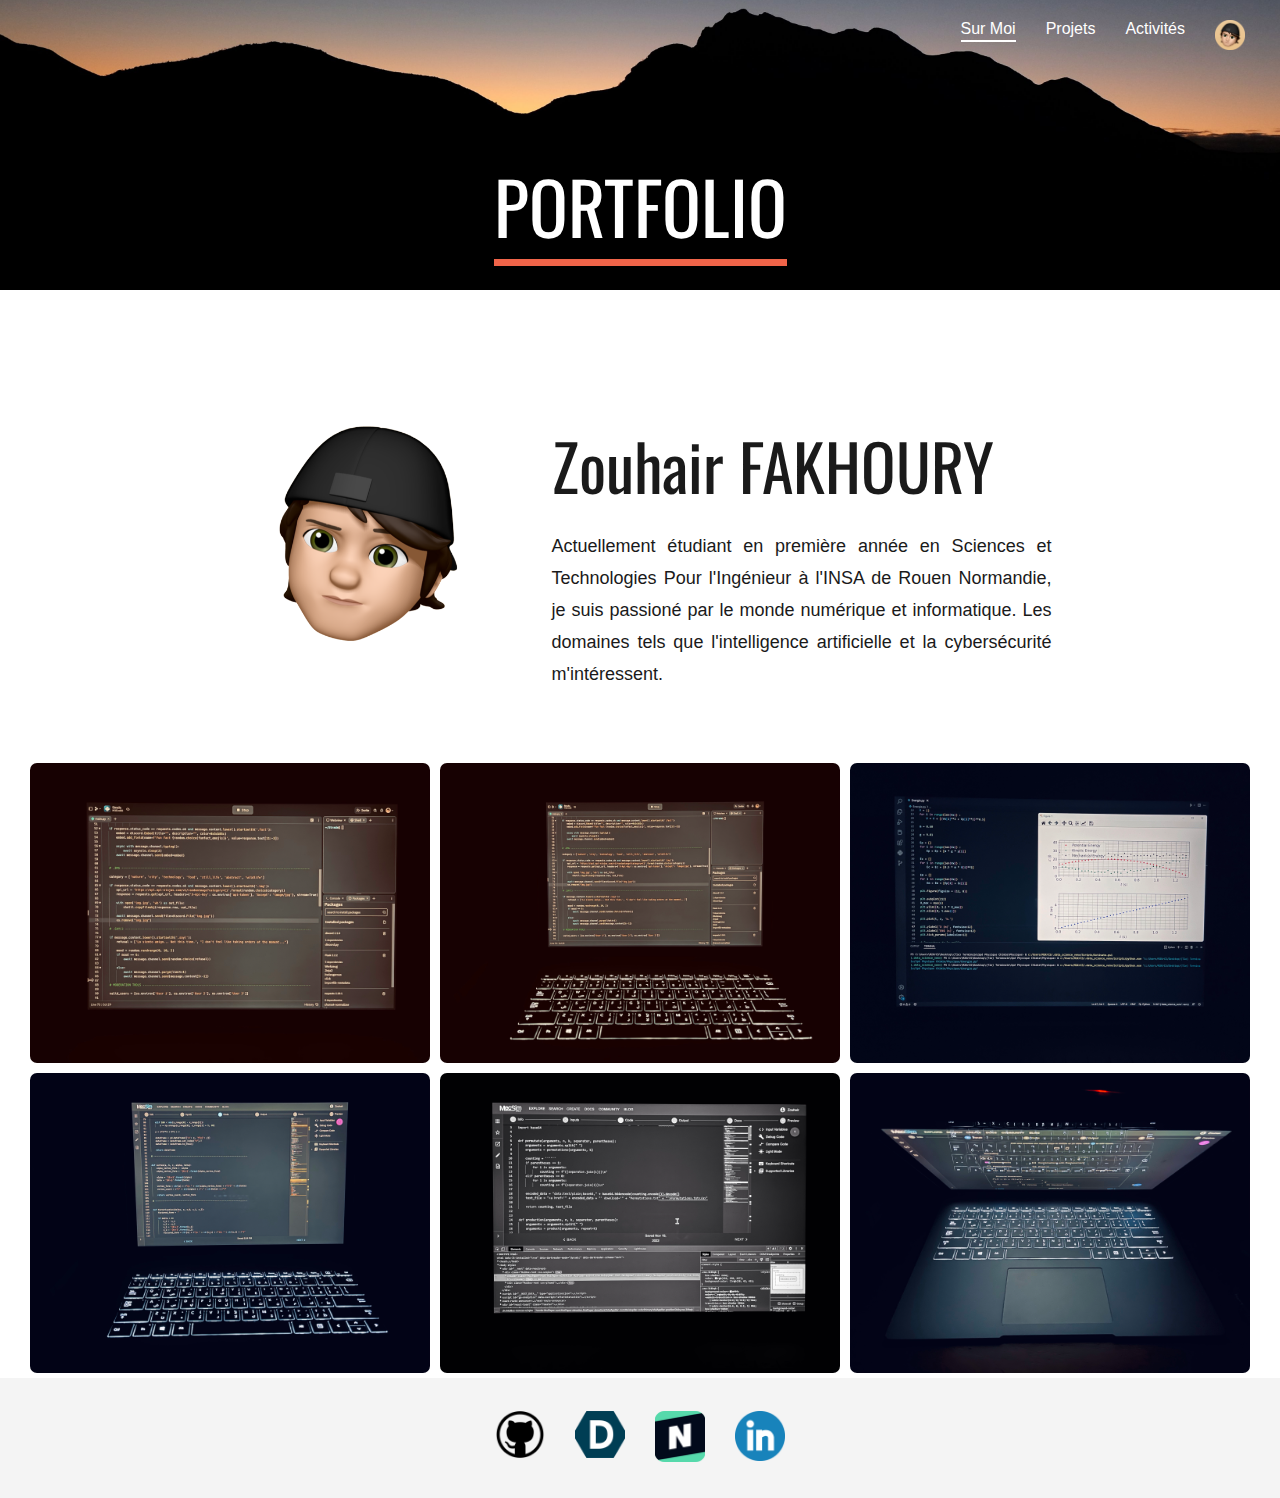
<file: index.html>
<!DOCTYPE html>
<html>

<head>
    <meta charset="UTF-8">
    <title>Mon Portfolio</title>
    <link rel="icon" type="image/x-icon" href="images/profile-picture.png">
    <link rel="stylesheet" href="index.css">
    <link href='https://fonts.googleapis.com/css?family=Oswald' rel='stylesheet'>
</head>

<body>
    <header>
        <nav>
            <ul>
                <li><a href="index.html">Sur Moi</a></li>
                <li><a href="projects.html">Projets</a></li>
                <li><a href="activities.html">Activités</a></li>
                <li><img src="images/profile-picture.png" alt="profile-picture" width="30px"></li>
            </ul>
        </nav>
        <div class="heading">
            <h1>PORTFOLIO</h1>
        </div>
    </header>
    <main>
        <section id="about-me">
            <div class="profile-picture">
                <img src="images/profile-picture-transparent.png" alt="Profile picture" width="275px">
            </div>
            <div class="bio">
                <h2>Zouhair FAKHOURY</h2>
                <p>Actuellement étudiant en première année en Sciences et Technologies Pour l'Ingénieur à l'INSA de Rouen Normandie, je suis passioné par le monde numérique et informatique. Les domaines tels que l'intelligence artificielle et la cybersécurité m'intéressent.
                </p>
            </div>
        </section>
        <section id="image-gallery">
            <img src="images/IMG_4827.JPEG" alt="Project 1">
            <img src="images/IMG_4828.JPEG" alt="Project 2">
            <img src="images/IMG_4835.JPEG" alt="Project 6">
            <img src="images/IMG_4830.JPEG" alt="Project 3">
            <img src="images/IMG_4832.JPEG" alt="Project 4">
            <img src="images/IMG_4836.JPEG" alt="Project 5">
        </section>
    </main>
    <footer>
        <nav>
            <ul>
                <li><a href="https://github.com"><img src="images/github.png" alt="GitHub icon" width="50px"></a></li>
                <li><a href="https://devpost.com"><img src="images/devpost.png" alt="Devpost icon" width="50px"></a>
                </li>
                <li><a href="https://www.nosdevoirs.fr"><img src="images/nosdevoirs.png" alt="Nosdevoirs icon" width="50px"></a></li>
                <li><a href="https://www.linkedin.com"><img src="images/linkedin.png" alt="LinkedIn icon" width="50px"></a></li>
            </ul>
        </nav>
    </footer>

    <script src="code.js"></script>

</body>

</html>
</file>
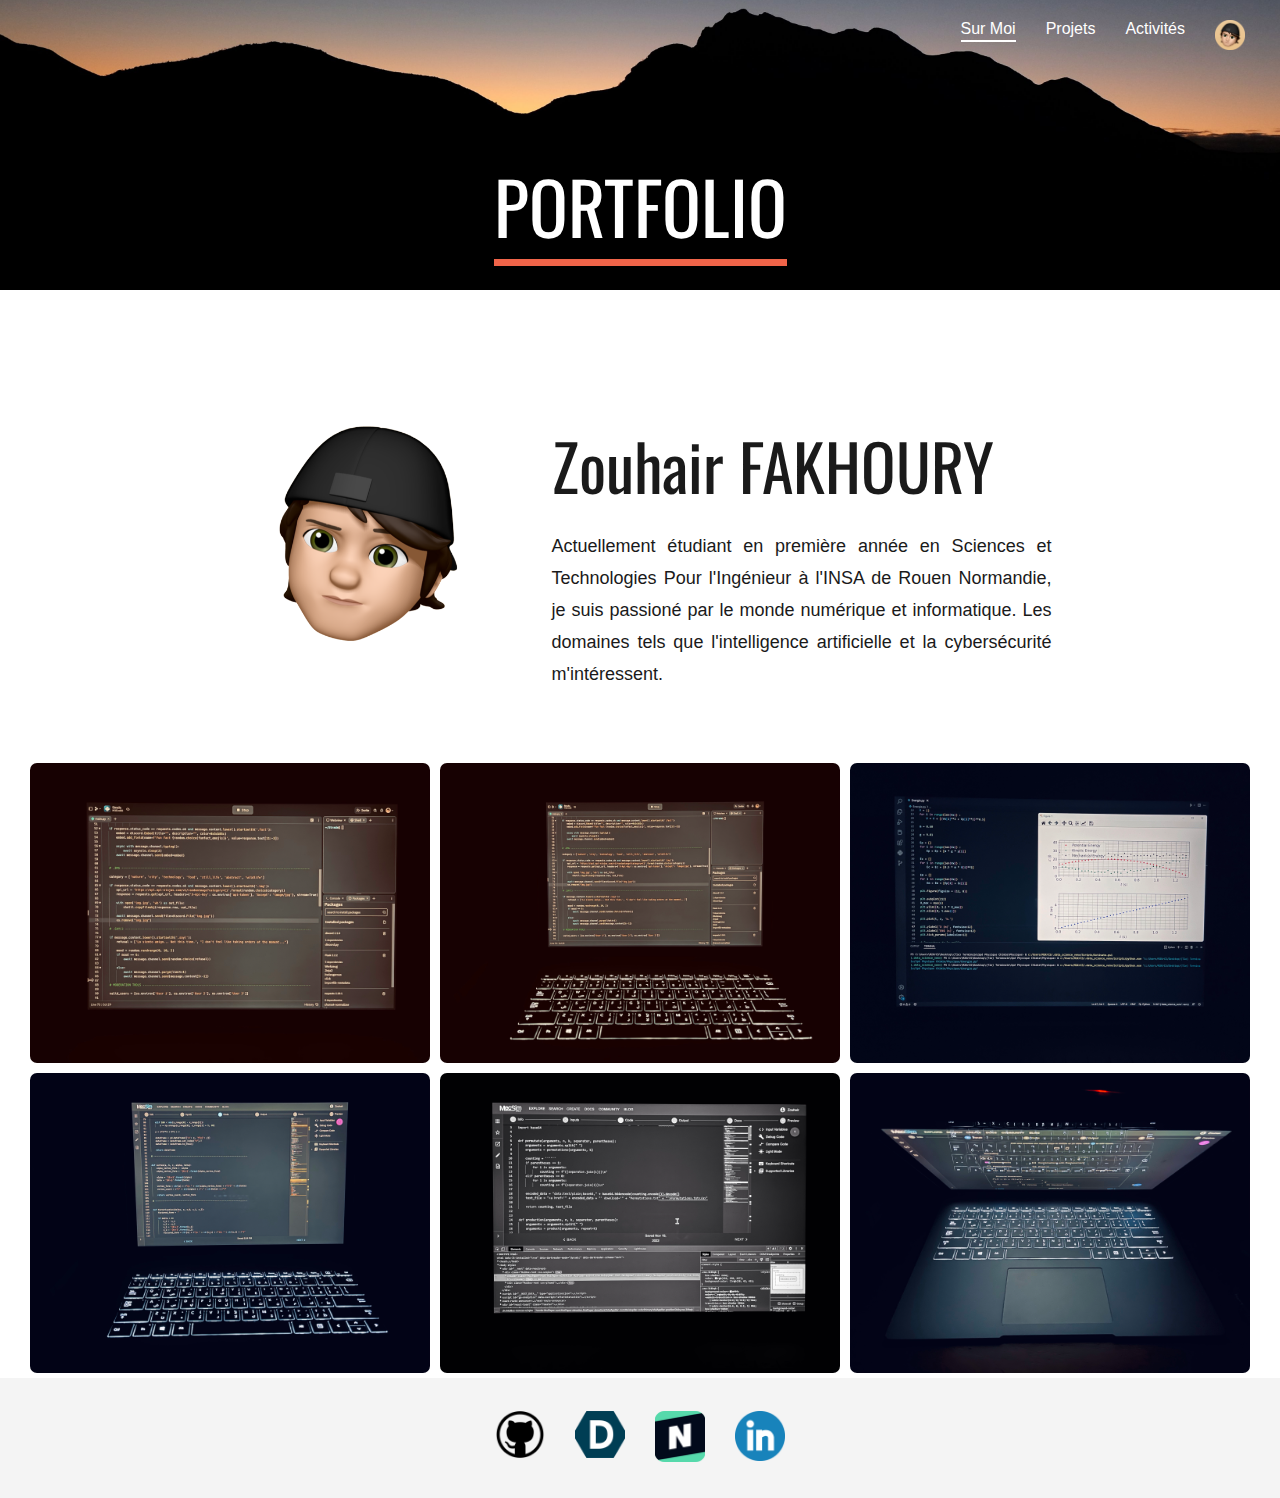
<file: about-me.html>
<!DOCTYPE html>
<html>

<head>
    <meta charset="UTF-8">
    <title>Mon Portfolio</title>
    <link rel="icon" type="image/x-icon" href="images/profile-picture.png">
    <link rel="stylesheet" href="about-me.css">
    <link href='https://fonts.googleapis.com/css?family=Oswald' rel='stylesheet'>
</head>

<body>
    <header>
        <nav>
            <ul>
                <li><a href="about-me.html">Sur Moi</a></li>
                <li><a href="projects.html">Projets</a></li>
                <li><a href="activities.html">Activités</a></li>
                <li><img src="images/profile-picture.png" alt="profile-picture" width="30px"></li>
            </ul>
        </nav>
        <div class="heading">
            <h1>PORTFOLIO</h1>
        </div>
    </header>
    <main>
        <section id="about-me">
            <div class="profile-picture">
                <img src="images/profile-picture-transparent.png" alt="Profile picture" width="275px">
            </div>
            <div class="bio">
                <h2>Zouhair FAKHOURY</h2>
                <p>Actuellement étudiant en première année en Sciences et Technologies Pour l'Ingénieur à l'INSA de Rouen Normandie, je suis passioné par le monde numérique et informatique. Les domaines tels que l'intelligence artificielle et la cybersécurité m'intéressent.
                </p>
            </div>
        </section>
        <section id="image-gallery">
            <img src="images/IMG_4827.JPEG" alt="Project 1">
            <img src="images/IMG_4828.JPEG" alt="Project 2">
            <img src="images/IMG_4835.JPEG" alt="Project 6">
            <img src="images/IMG_4830.JPEG" alt="Project 3">
            <img src="images/IMG_4832.JPEG" alt="Project 4">
            <img src="images/IMG_4836.JPEG" alt="Project 5">
        </section>
    </main>
    <footer>
        <nav>
            <ul>
                <li><a href="https://github.com"><img src="images/github.png" alt="GitHub icon" width="50px"></a></li>
                <li><a href="https://devpost.com"><img src="images/devpost.png" alt="Devpost icon" width="50px"></a>
                </li>
                <li><a href="https://www.nosdevoirs.fr"><img src="images/nosdevoirs.png" alt="Nosdevoirs icon" width="50px"></a></li>
                <li><a href="https://www.linkedin.com"><img src="images/linkedin.png" alt="LinkedIn icon" width="50px"></a></li>
            </ul>
        </nav>
    </footer>

    <script src="code.js"></script>

</body>

</html>
</file>
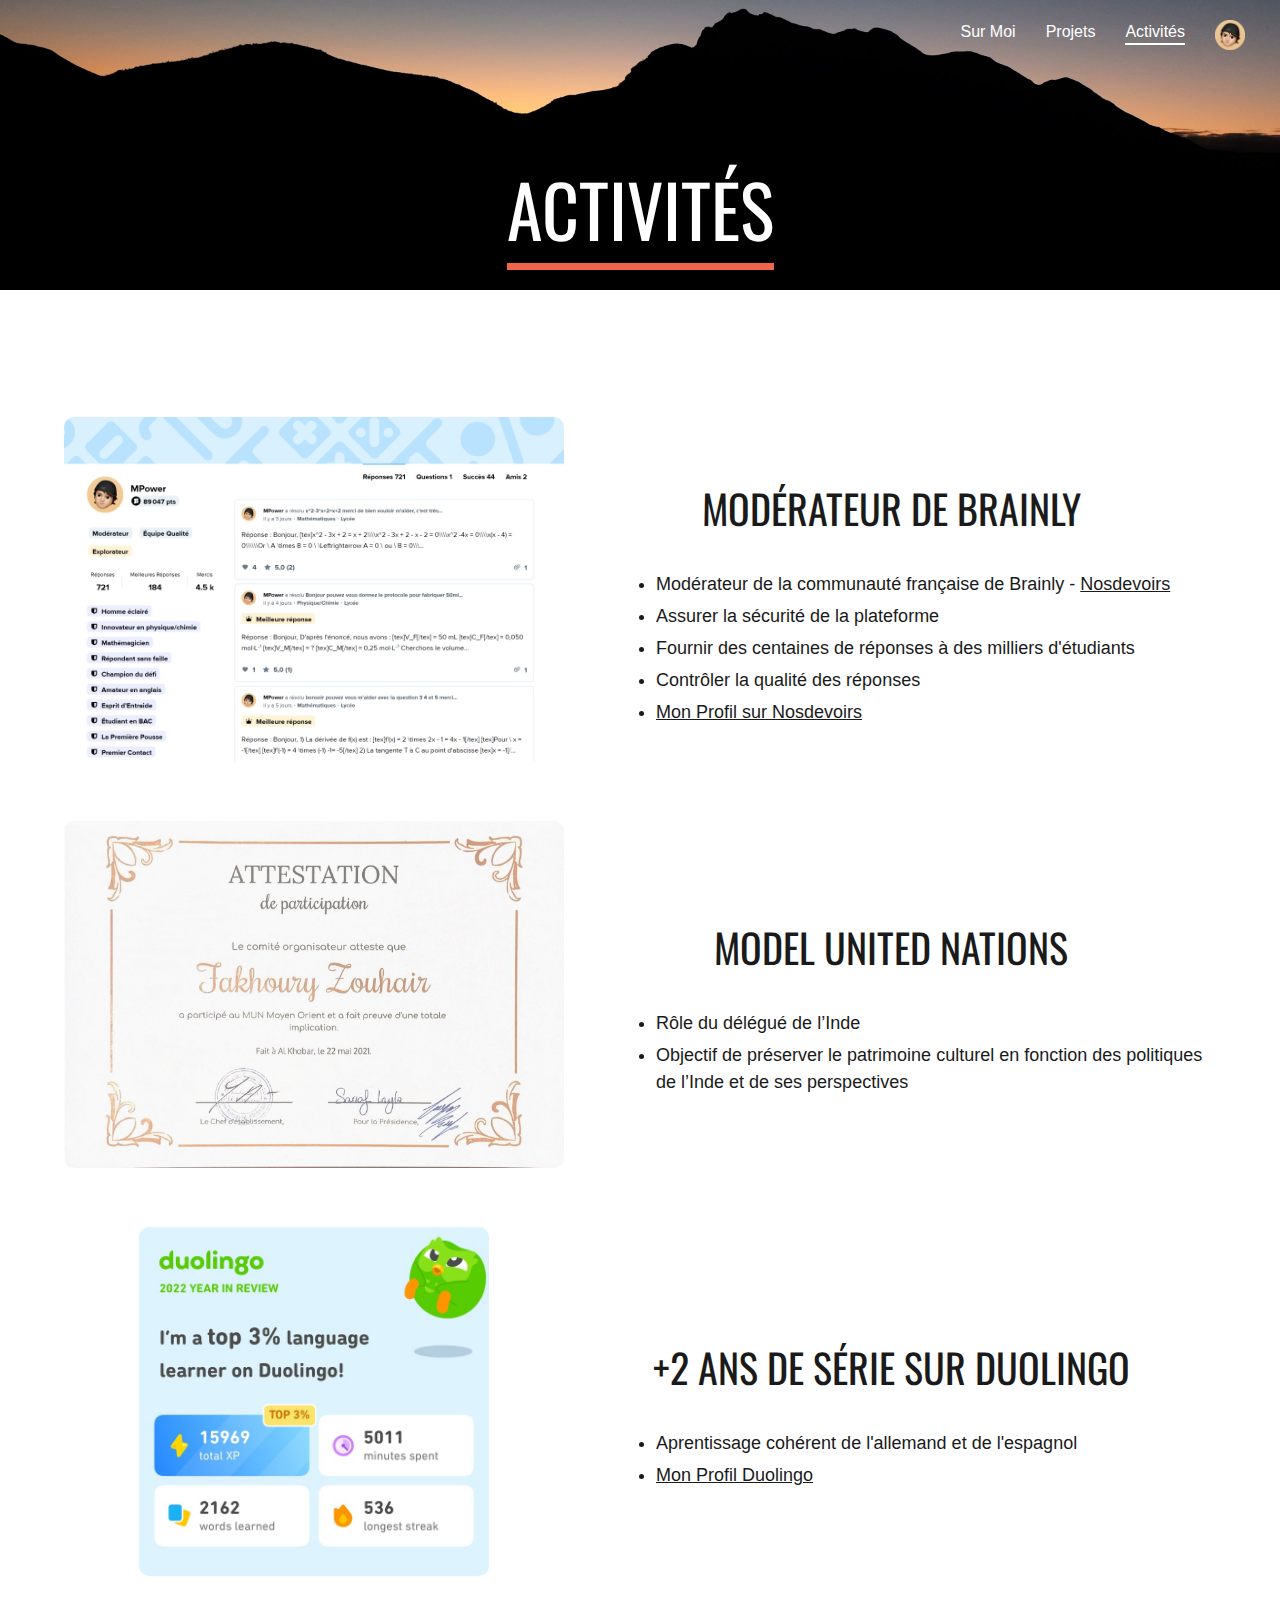
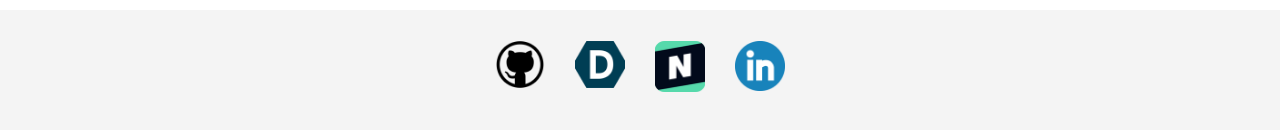
<file: activities.html>
<!DOCTYPE html>
<html>

<head>
    <meta charset="UTF-8">
    <title>Mon Portfolio</title>
    <link rel="icon" type="image/x-icon" href="images/profile-picture.png">
    <link rel="stylesheet" href="activities.css">
    <link href='https://fonts.googleapis.com/css?family=Oswald' rel='stylesheet'>
</head>

<body>
    <header>
        <nav>
            <ul>
                <li><a href="index.html">Sur Moi</a></li>
                <li><a href="projects.html">Projets</a></li>
                <li><a href="activities.html">Activités</a></li>
                <li><img src="images/profile-picture.png" alt="profile-picture" width="30px"></li>
            </ul>
        </nav>
        <div class="heading">
            <h1>ACTIVITÉS</h1>
        </div>
    </header>
    <main>
        <div id="activities">
            <table>
                <tr>
                    <td>
                        <div class="certificate">
                            <img src="images/nosdevoirs-profile.png" alt="nosdevoirs-profile" width="500px">
                        </div>
                    </td>
                    <td>
                        <div class="description">
                            <h2>MODÉRATEUR DE BRAINLY</h2>
                            <ul>
                                <li>Modérateur de la communauté française de Brainly - <a
                                        href="https://nosdevoirs.fr/">Nosdevoirs</a></li>
                                <li>Assurer la sécurité de la plateforme</li>
                                <li>Fournir des centaines de réponses à des milliers d'étudiants</li>
                                <li>Contrôler la qualité des réponses</li>
                                <li><a href="http://nosdevoirs.fr/app/profile/1204691/">Mon Profil sur Nosdevoirs</a>
                                </li>
                            </ul>
                        </div>
                    </td>
                </tr>
                <tr>
                    <td>
                        <div class="certificate">
                            <img src="images/mun-mo-certificate.png" alt="mun-mo-certificate" width="500px">
                        </div>
                    </td>
                    <td>
                        <div class="description">
                            <h2>MODEL UNITED NATIONS</h2>
                            <ul>
                                <li>Rôle du délégué de l’Inde</li>
                                <li>Objectif de préserver le patrimoine culturel en fonction des politiques de l’Inde et
                                    de ses perspectives</li>
                            </ul>
                        </div>
                    </td>
                </tr>
                <tr>
                    <td>
                        <div class="certificate">
                            <img src="images/duolingo-streak.jpg" alt="duolingo-streak" width="350px">
                        </div>
                    </td>
                    <td>
                        <div class="description">
                            <h2>+2 ANS DE SÉRIE SUR DUOLINGO</h2>
                            <ul>
                                <li>Aprentissage cohérent de l'allemand et de l'espagnol</li>
                                <li><a href="https://www.duolingo.com/profile/M3Evo">Mon Profil Duolingo</a></li>
                            </ul>
                        </div>
                    </td>
                </tr>
            </table>
        </div>
    </main>

    <footer>
        <nav>
            <ul>
                <li><a href="https://github.com"><img src="images/github.png" alt="github-icon" width="50px"></a></li>
                <li><a href="https://devpost.com"><img src="images/devpost.png" alt="devpost-icon" width="50px"></a>
                </li>
                <li><a href="https://www.nosdevoirs.fr"><img src="images/nosdevoirs.png" alt="" width="50px"></a></li>
                <li><a href="https://www.linkedin.com"><img src="images/linkedin.png" alt="" width="50px"></a></li>
            </ul>
        </nav>
    </footer>

    <script src="code.js"></script>

</body>

</html>
</file>
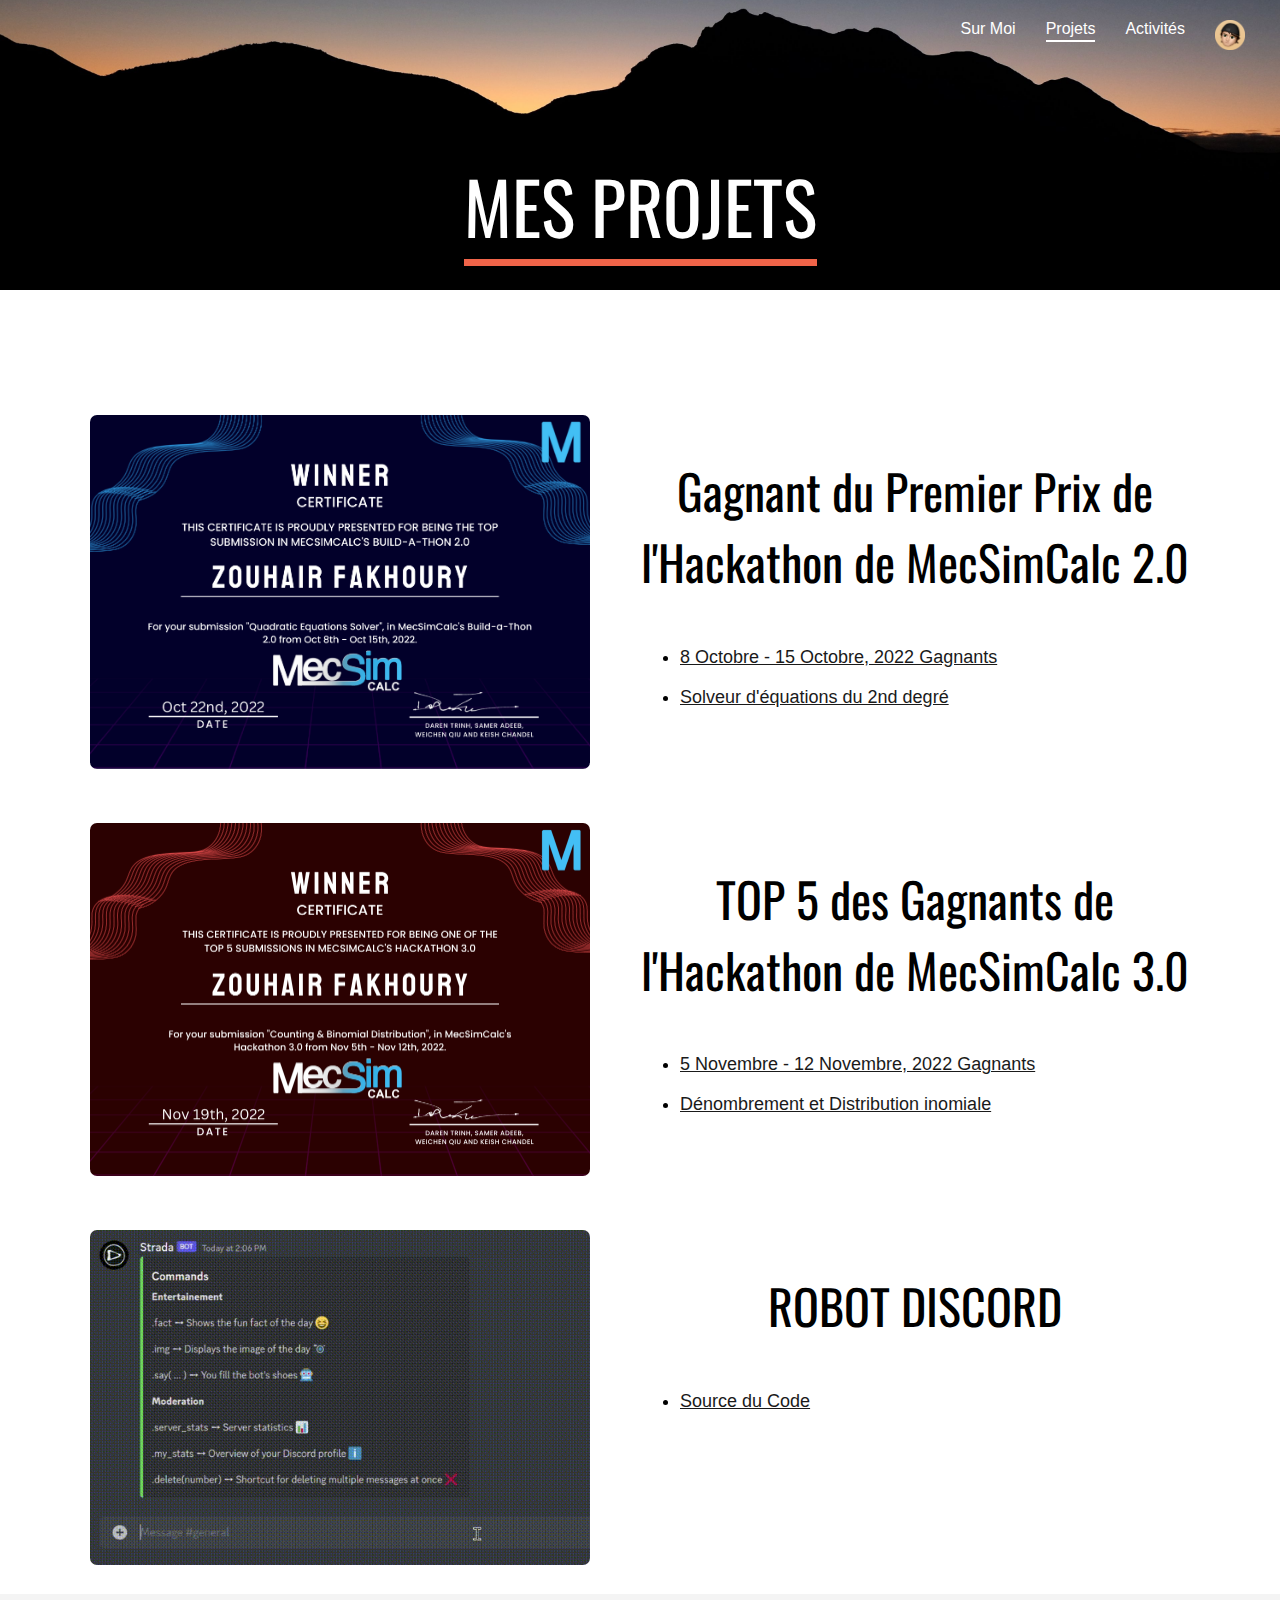
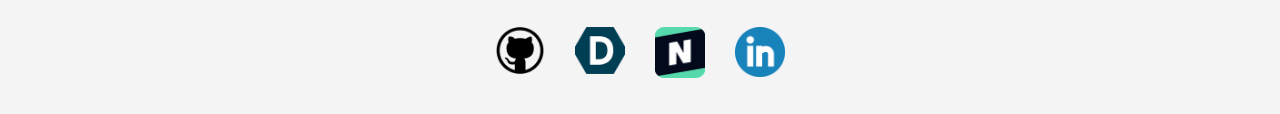
<file: projects.html>
<!DOCTYPE html>
<html>

<head>
    <meta charset="UTF-8">
    <title>Mon Portfolio</title>
    <link rel="icon" type="image/x-icon" href="images/profile-picture.png">
    <link rel="stylesheet" href="projects.css">
    <link href='https://fonts.googleapis.com/css?family=Oswald' rel='stylesheet'>
</head>

<body>
    <header>
        <nav>
            <ul>
                <li><a href="index.html">Sur Moi</a></li>
                <li><a href="projects.html">Projets</a></li>
                <li><a href="activities.html">Activités</a></li>
                <li><img src="images/profile-picture.png" alt="profile-picture" width="30px"></li>
            </ul>
        </nav>
        <div class="heading">
            <h1>MES PROJETS</h1>
        </div>
    </header>
    <main>
        <section id="project">
            <div class="certificate">
                <img src="images/mecsimcalc-2-certificate.png" alt="mecsimcalc-2-certificate" width="500px">
            </div>
            <div class="description">
                <h2>Gagnant du Premier Prix de l'Hackathon de MecSimCalc 2.0</h2>
                <ul>
                    <li><a href="https://docs.mecsimcalc.com/blog/Comp010082022-Winners">8 Octobre - 15 Octobre,
                            2022
                            Gagnants</a></li>
                    <li><a href="https://mecsimcalc.com/app/3128476/quadratic_equations_solver">Solveur d'équations du 2nd degré</a></li>
                </ul>
            </div>


        </section>
        <section id="project">
            <div class="certificate">
                <img src="images/mecsimcalc-3-certificate.png" alt="mecsimcalc-3-certificate" width="500px">
            </div>
            <div class="description">
                <h2>TOP 5 des Gagnants de l'Hackathon de MecSimCalc 3.0</h2>
                <ul>
                    <li><a href="https://docs.mecsimcalc.com/blog/Comp011052022-Winners">5 Novembre - 12 Novembre,
                            2022
                            Gagnants</a></li>
                    <li><a href="https://mecsimcalc.com/app/7814722/counting_binomial_distribution">Dénombrement et Distribution inomiale</a></li>
                </ul>
            </div>

        </section>
        <section id="project">
            <div class="certificate">
                <img src="images/strada-demo.gif" alt="strada-demo" width="500px">
            </div>
            <div class="description">
                <h2>ROBOT DISCORD</h2>
                <ul>
                    <li><a href="https://replit.com/@M3Evo86/Strada?v=1#main.py">Source du Code</a></li>
                    <!-- <li><a
                            href="https://discord.com/api/oauth2/authorize?client_id=903259005881827348&permissions=8&scope=bot">Check
                            it out</a></li> -->
                </ul>
            </div>
        </section>
    </main>
    <footer>
        <nav>
            <ul>
                <li><a href="https://github.com"><img src="images/github.png" alt="github-icon" width="50px"></a></li>
                <li><a href="https://devpost.com"><img src="images/devpost.png" alt="devpost-icon" width="50px"></a>
                </li>
                <li><a href="https://www.nosdevoirs.fr"><img src="images/nosdevoirs.png" alt="" width="50px"></a></li>
                <li><a href="https://www.linkedin.com"><img src="images/linkedin.png" alt="" width="50px"></a></li>
            </ul>
        </nav>
    </footer>

    <script src="code.js"></script>
      
</body>

</html>
</file>
<file: index.css>
main {
    animation-name: fade-up;
    animation-duration: 1s;
    animation-timing-function: ease-out;
    animation-fill-mode: forwards;
    transform: translateY(50px);
}

header .heading {
    animation-name: fade-up;
    animation-duration: 1s;
    animation-timing-function: ease-out;
    animation-fill-mode: forwards;
    transform: translateY(50px);
}

@keyframes fade-up {
    from {
        opacity: 1;
        transform: translateY(50px) scaleX(0.8) scaleY(0.8);
    }

    to {
        opacity: 1;
        transform: translateY(0) scaleX(1) scaleY(1);
    }
}

body {
    margin: 0px;
    font-family: "Open Sans", sans-serif;
    text-align: justify;
}

/* --------------------------------------------------- */

header {
    height: 250px;
    background-image: url("images/background.jpg");
    background-size: 100%;
    background-position: 0%;
    color: #fff;
    padding: 20px 20px;

}

header nav {
    display: flex;
    justify-content: flex-end;
}

header .heading {
    text-align: center;
}

header .heading h1 {
    font-family: 'Oswald';
    font-weight: 400;
    font-size: 72px;
    display: inline-block;
    border-bottom: solid 7px #f06449;
}

header nav ul {
    list-style: none;
    margin: 0;
    padding: 0;
    display: flex;
}

header nav ul li {
    margin: 0 15px;
}


header nav ul li a {
    color: white;
    padding-bottom: 3px;
    text-decoration: none;
}

header nav a:hover {
    border-bottom: 2px solid white;
}

header nav ul li a.active,
header nav ul li a:visited {
    border-bottom: 2px solid white;
}


/* --------------------------------------------------- */
main {
    margin-top: 25px;
    margin-bottom: 50px;
}


#about-me {
    display: flex;
    justify-content: center;
    align-items: center;
    margin-bottom: 50px;
    color: #1a1a1a;
}

#about-me .profile-picture {
    margin-right: 3em;
}

#about-me .bio h2 {
    font-family: "Oswald";
    font-size: 64px;
    font-weight: 400;
    margin-bottom: 15px;

}

#about-me .bio p {
    width: 500px;
    font-weight: 400;
    font-size: 18px;
    line-height: 32px;
}

#image-gallery {
    display: flex;
    justify-content: center;
    flex-wrap: wrap;
}

#image-gallery img {
    border-radius: 7px;
    margin: 5px;
    width: 400px;
}

/* --------------------------------------------------- */


footer {
    height: 100px;
    background-color: #f4f4f4;
    color: #fff;
    padding: 10px 20px;
    display: flex;
    justify-content: center;
    align-items: center;
}

footer nav ul {
    list-style: none;
    margin: 0;
    padding: 0;
    display: flex;
}

footer nav li {
    margin: 0 15px;
}
</file>
<file: about-me.css>
main {
    animation-name: fade-up;
    animation-duration: 1s;
    animation-timing-function: ease-out;
    animation-fill-mode: forwards;
    transform: translateY(50px);
}

header .heading {
    animation-name: fade-up;
    animation-duration: 1s;
    animation-timing-function: ease-out;
    animation-fill-mode: forwards;
    transform: translateY(50px);
}

@keyframes fade-up {
    from {
        opacity: 1;
        transform: translateY(50px) scaleX(0.8) scaleY(0.8);
    }

    to {
        opacity: 1;
        transform: translateY(0) scaleX(1) scaleY(1);
    }
}

body {
    margin: 0px;
    font-family: "Open Sans", sans-serif;
    text-align: justify;
}

/* --------------------------------------------------- */

header {
    height: 250px;
    background-image: url("images/background.jpg");
    background-size: 100%;
    background-position: 0%;
    color: #fff;
    padding: 20px 20px;

}

header nav {
    display: flex;
    justify-content: flex-end;
}

header .heading {
    text-align: center;
}

header .heading h1 {
    font-family: 'Oswald';
    font-weight: 400;
    font-size: 72px;
    display: inline-block;
    border-bottom: solid 7px #f06449;
}

header nav ul {
    list-style: none;
    margin: 0;
    padding: 0;
    display: flex;
}

header nav ul li {
    margin: 0 15px;
}


header nav ul li a {
    color: white;
    padding-bottom: 3px;
    text-decoration: none;
}

header nav a:hover {
    border-bottom: 2px solid white;
}

header nav ul li a.active,
header nav ul li a:visited {
    border-bottom: 2px solid white;
}


/* --------------------------------------------------- */
main {
    margin-top: 25px;
    margin-bottom: 50px;
}


#about-me {
    display: flex;
    justify-content: center;
    align-items: center;
    margin-bottom: 50px;
    color: #1a1a1a;
}

#about-me .profile-picture {
    margin-right: 3em;
}

#about-me .bio h2 {
    font-family: "Oswald";
    font-size: 64px;
    font-weight: 400;
    margin-bottom: 15px;

}

#about-me .bio p {
    width: 500px;
    font-weight: 400;
    font-size: 18px;
    line-height: 32px;
}

#image-gallery {
    display: flex;
    justify-content: center;
    flex-wrap: wrap;
}

#image-gallery img {
    border-radius: 7px;
    margin: 5px;
    width: 400px;
}

/* --------------------------------------------------- */


footer {
    height: 100px;
    background-color: #f4f4f4;
    color: #fff;
    padding: 10px 20px;
    display: flex;
    justify-content: center;
    align-items: center;
}

footer nav ul {
    list-style: none;
    margin: 0;
    padding: 0;
    display: flex;
}

footer nav li {
    margin: 0 15px;
}
</file>
<file: activities.css>
main {
    animation-name: fade-up;
    animation-duration: 1s;
    animation-timing-function: ease-out;
    animation-fill-mode: forwards;
    transform: translateY(50px);
}

header .heading {
    animation-name: fade-up;
    animation-duration: 1s;
    animation-timing-function: ease-out;
    animation-fill-mode: forwards;
    transform: translateY(50px);
}

@keyframes fade-up {
    from {
        opacity: 1;
        transform: translateY(50px) scaleX(0.8) scaleY(0.8);
    }

    to {
        opacity: 1;
        transform: translateY(0) scaleX(1) scaleY(1);
    }
}

body {
    margin: 0px;
    font-family: "Open Sans", sans-serif;
    color: #1a1a1a;
    line-height: 1.5;
}

/* --------------------------------------------------- */

header {
    height: 250px;
    background-image: url("images/background.jpg");
    background-size: 100%;
    background-position: 0%;
    color: #fff;
    padding: 20px 20px;

}

header nav {
    display: flex;
    justify-content: flex-end;
}

header .heading {
    text-align: center;
}

header .heading h1 {
    font-family: "Oswald";
    font-size: 72px;
    font-weight: 400;
    display: inline-block;
    border-bottom: solid 7px #f06449;
}

header nav ul {
    list-style: none;
    margin: 0;
    padding: 0;
    display: flex;
}

header nav ul li {
    margin: 0 15px;
}


header nav ul li a {
    color: white;
    padding-bottom: 3px;
    text-decoration: none;
}

header nav a:hover {
    border-bottom: 2px solid white;
}

header nav ul li a.active,
header nav ul li a:visited {
    border-bottom: 2px solid white;
}

/* --------------------------------------------------- */

main {
    margin-top: 50px;
    margin-bottom: 50px;
}

main img {
    border-radius: 10px;
}

#activities {
    display: flex;
    justify-content: center;
    align-items: center;
}

#activities h2 {
    width: 550px;
    text-align: center;
    font-family: 'Oswald';
    font-size: 40px;
    font-weight: 400;
}

#activities .description {
    width: 600px;
}

#activities .description a {
    color: #1a1a1a;
}

#activities .description ul li {
    font-size: 18px;
    margin-bottom: 5px;
}

table {
    text-align: center;
}

td {
    padding: 25px;
}

td:nth-child(2) {
    text-align: left;
}

/* --------------------------------------------------- */

footer {
    height: 100px;
    background-color: #f4f4f4;
    color: #fff;
    padding: 10px 20px;
    display: flex;
    justify-content: center;
    align-items: center;
}

footer nav ul {
    list-style: none;
    margin: 0;
    padding: 0;
    display: flex;
}

footer nav li {
    margin: 0 15px;
}
</file>
<file: projects.css>
main {
    animation-name: fade-up;
    animation-duration: 1s;
    animation-timing-function: ease-out;
    animation-fill-mode: forwards;
    transform: translateY(50px);
}

header .heading {
    animation-name: fade-up;
    animation-duration: 1s;
    animation-timing-function: ease-out;
    animation-fill-mode: forwards;
    transform: translateY(50px);
}

@keyframes fade-up {
    from {
        opacity: 1;
        transform: translateY(50px) scaleX(0.8) scaleY(0.8);
    }

    to {
        opacity: 1;
        transform: translateY(0) scaleX(1) scaleY(1);
    }
}

body {
    margin: 0px;
    font-family: "Open Sans", sans-serif;
    text-align: justify;
}

/* --------------------------------------------------- */

header {
    height: 250px;
    background-image: url("images/background.jpg");
    background-size: 100%;
    background-position: 0%;
    color: #fff;
    padding: 20px 20px;

}

header nav {
    display: flex;
    justify-content: flex-end;
}

header .heading {
    text-align: center;
}

header .heading h1 {
    font-family: "Oswald";
    font-size: 72px;
    font-weight: 400;
    display: inline-block;
    border-bottom: solid 7px #f06449;
}

header nav ul {
    list-style: none;
    margin: 0;
    padding: 0;
    display: flex;
}

header nav ul li {
    margin: 0 15px;
}


header nav ul li a {
    color: white;
    padding-bottom: 3px;
    text-decoration: none;
}

header nav a:hover {
    border-bottom: 2px solid white;
}

header nav ul li a.active,
header nav ul li a:visited {
    border-bottom: 2px solid white;
}

/* --------------------------------------------------- */

main {
    margin-top: 50px;
    margin-bottom: 50px;
}

main img {
    border-radius: 7px;
}

#project {
    display: flex;
    justify-content: center;
}

#project h2 {
    width: 550px;
    text-align: center;
    font-family: 'Oswald';
    font-size: 48px;
    font-weight: 400;
}

#project .certificate {
    margin: 25px;
}

#project .description {
    margin: 25px;
}

#project .description a {
    color: #1a1a1a;
}

#project .description ul li {
    font-size: 18px;
    line-height: 40px;
}

/* --------------------------------------------------- */

footer {
    height: 100px;
    background-color: #f4f4f4;
    color: #fff;
    padding: 10px 20px;
    display: flex;
    justify-content: center;
    align-items: center;
}

footer nav ul {
    list-style: none;
    margin: 0;
    padding: 0;
    display: flex;
}

footer nav li {
    margin: 0 15px;
}
</file>
